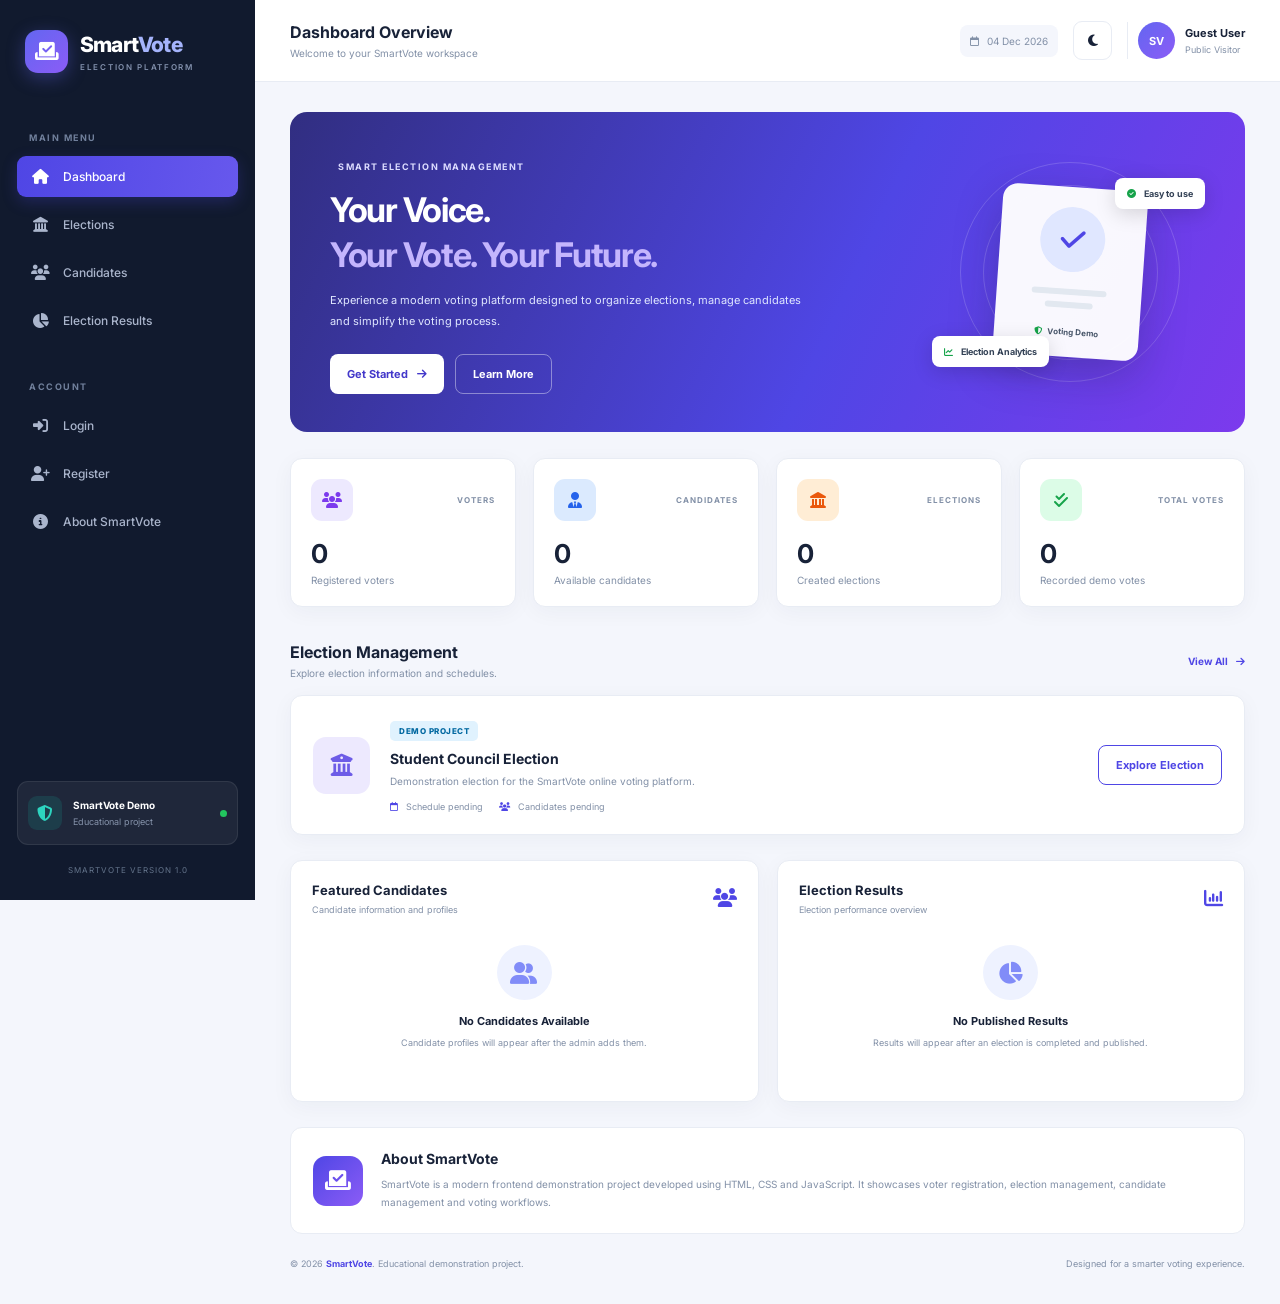
<file: index.html>
<!DOCTYPE html>
<html lang="en">
<head>
    <meta charset="UTF-8">
    <meta name="viewport" content="width=device-width, initial-scale=1.0">

    <meta name="description" content="SmartVote - Modern Online Voting Management System">

    <title>SmartVote | Smart Election Platform</title>

    <link rel="stylesheet" href="style.css">

    <link rel="preconnect" href="https://fonts.googleapis.com">
    <link rel="preconnect" href="https://fonts.gstatic.com" crossorigin>

    <link href="https://fonts.googleapis.com/css2?family=Inter:wght@400;500;600;700;800&display=swap"
          rel="stylesheet">

    <link rel="stylesheet"
          href="https://cdnjs.cloudflare.com/ajax/libs/font-awesome/6.5.2/css/all.min.css">
</head>

<body>

<div class="app-container">

    <!-- SIDEBAR -->
    <aside class="sidebar" id="sidebar">

        <div class="brand">

            <div class="brand-logo">
                <i class="fa-solid fa-check-to-slot"></i>
            </div>

            <div class="brand-name">
                Smart<span>Vote</span>
                <small>ELECTION PLATFORM</small>
            </div>

            <button class="close-sidebar" id="closeSidebar"
                    aria-label="Close menu">
                <i class="fa-solid fa-xmark"></i>
            </button>

        </div>


        <div class="sidebar-label">MAIN MENU</div>

        <nav class="sidebar-nav">

            <a href="#dashboard" class="nav-link active">
                <i class="fa-solid fa-house"></i>
                <span>Dashboard</span>
            </a>

            <a href="#elections" class="nav-link">
                <i class="fa-solid fa-landmark"></i>
                <span>Elections</span>
            </a>

            <a href="#candidates" class="nav-link">
                <i class="fa-solid fa-users"></i>
                <span>Candidates</span>
            </a>

            <a href="#results" class="nav-link">
                <i class="fa-solid fa-chart-pie"></i>
                <span>Election Results</span>
            </a>

        </nav>


        <div class="sidebar-label">ACCOUNT</div>

        <nav class="sidebar-nav">

            <a href="login.html" class="nav-link">
                <i class="fa-solid fa-right-to-bracket"></i>
                <span>Login</span>
            </a>

            <a href="register.html" class="nav-link">
                <i class="fa-solid fa-user-plus"></i>
                <span>Register</span>
            </a>

            <a href="#about" class="nav-link">
                <i class="fa-solid fa-circle-info"></i>
                <span>About SmartVote</span>
            </a>

        </nav>


        <div class="sidebar-footer">

            <div class="security-card">

                <div class="security-icon">
                    <i class="fa-solid fa-shield-halved"></i>
                </div>

                <div>
                    <strong>SmartVote Demo</strong>
                    <small>Educational project</small>
                </div>

                <span class="online-dot"></span>

            </div>

            <div class="sidebar-version">
                SMARTVOTE VERSION 1.0
            </div>

        </div>

    </aside>


    <!-- MOBILE OVERLAY -->
    <div class="sidebar-overlay" id="sidebarOverlay"></div>


    <!-- MAIN CONTENT -->
    <main class="main-content">


        <!-- TOPBAR -->
        <header class="topbar">

            <div class="topbar-left">

                <button class="icon-btn menu-toggle" id="menuToggle"
                        aria-label="Open menu">
                    <i class="fa-solid fa-bars"></i>
                </button>

                <div class="page-heading">
                    <h2>Dashboard Overview</h2>
                    <p>Welcome to your SmartVote workspace</p>
                </div>

            </div>


            <div class="topbar-right">

                <div class="date-display">
                    <i class="fa-regular fa-calendar"></i>
                    <span id="currentDate"></span>
                </div>

                <button class="icon-btn theme-toggle" id="themeToggle"
                        aria-label="Change theme">
                    <i class="fa-solid fa-moon"></i>
                </button>

                <div class="top-profile">

                    <div class="avatar">SV</div>

                    <div class="profile-details">
                        <strong>Guest User</strong>
                        <small>Public Visitor</small>
                    </div>

                </div>

            </div>

        </header>


        <!-- PAGE CONTENT -->
        <div class="page-content" id="dashboard">


            <!-- HERO SECTION -->
            <section class="hero-section">

                <div class="hero-content">

                    <span class="hero-tag">
                        <i class="fa-solid fa-sparkles"></i>
                        SMART ELECTION MANAGEMENT
                    </span>

                    <h1>
                        Your Voice.<br>
                        <span>Your Vote. Your Future.</span>
                    </h1>

                    <p>
                        Experience a modern voting platform designed
                        to organize elections, manage candidates and
                        simplify the voting process.
                    </p>

                    <div class="hero-actions">

                        <a href="register.html" class="btn-primary">
                            Get Started
                            <i class="fa-solid fa-arrow-right"></i>
                        </a>

                        <a href="#about" class="btn-secondary">
                            Learn More
                        </a>

                    </div>

                </div>


                <div class="hero-visual">

                    <div class="visual-circle circle-one"></div>
                    <div class="visual-circle circle-two"></div>

                    <div class="vote-illustration">

                        <div class="illustration-icon">
                            <i class="fa-solid fa-check"></i>
                        </div>

                        <div class="illustration-line"></div>
                        <div class="illustration-line short"></div>

                        <div class="illustration-footer">
                            <i class="fa-solid fa-shield-halved"></i>
                            Voting Demo
                        </div>

                    </div>

                    <div class="floating-card floating-top">
                        <i class="fa-solid fa-circle-check"></i>
                        <span>Easy to use</span>
                    </div>

                    <div class="floating-card floating-bottom">
                        <i class="fa-solid fa-chart-line"></i>
                        <span>Election Analytics</span>
                    </div>

                </div>

            </section>


            <!-- STATISTICS -->
            <section class="stats-grid">

                <div class="stat-card">

                    <div class="stat-top">
                        <div class="stat-icon icon-purple">
                            <i class="fa-solid fa-users"></i>
                        </div>
                        <span class="stat-label">VOTERS</span>
                    </div>

                    <h2 id="totalVoters">0</h2>
                    <p>Registered voters</p>

                </div>


                <div class="stat-card">

                    <div class="stat-top">
                        <div class="stat-icon icon-blue">
                            <i class="fa-solid fa-user-tie"></i>
                        </div>
                        <span class="stat-label">CANDIDATES</span>
                    </div>

                    <h2 id="totalCandidates">0</h2>
                    <p>Available candidates</p>

                </div>


                <div class="stat-card">

                    <div class="stat-top">
                        <div class="stat-icon icon-orange">
                            <i class="fa-solid fa-landmark"></i>
                        </div>
                        <span class="stat-label">ELECTIONS</span>
                    </div>

                    <h2 id="totalElections">0</h2>
                    <p>Created elections</p>

                </div>


                <div class="stat-card">

                    <div class="stat-top">
                        <div class="stat-icon icon-green">
                            <i class="fa-solid fa-check-double"></i>
                        </div>
                        <span class="stat-label">TOTAL VOTES</span>
                    </div>

                    <h2 id="totalVotes">0</h2>
                    <p>Recorded demo votes</p>

                </div>

            </section>


            <!-- ELECTION SECTION -->
            <section class="section-block" id="elections">

                <div class="section-header">

                    <div>
                        <h2>Election Management</h2>
                        <p>Explore election information and schedules.</p>
                    </div>

                    <a href="login.html" class="view-all">
                        View All
                        <i class="fa-solid fa-arrow-right"></i>
                    </a>

                </div>


                <div class="election-card">

                    <div class="election-symbol">
                        <i class="fa-solid fa-building-columns"></i>
                    </div>

                    <div class="election-info">

                        <span class="status-tag">
                            DEMO PROJECT
                        </span>

                        <h3>Student Council Election</h3>

                        <p>
                            Demonstration election for the SmartVote
                            online voting platform.
                        </p>

                        <div class="election-meta">

                            <span>
                                <i class="fa-regular fa-calendar"></i>
                                Schedule pending
                            </span>

                            <span>
                                <i class="fa-solid fa-users"></i>
                                Candidates pending
                            </span>

                        </div>

                    </div>

                    <a href="login.html" class="btn-outline">
                        Explore Election
                    </a>

                </div>

            </section>


            <!-- CANDIDATES AND RESULTS -->
            <section class="bottom-grid">

                <div class="content-panel" id="candidates">

                    <div class="panel-header">

                        <div>
                            <h3>Featured Candidates</h3>
                            <p>Candidate information and profiles</p>
                        </div>

                        <i class="fa-solid fa-users panel-icon"></i>

                    </div>

                    <div class="empty-state">

                        <div class="empty-icon">
                            <i class="fa-solid fa-user-group"></i>
                        </div>

                        <h4>No Candidates Available</h4>

                        <p>
                            Candidate profiles will appear
                            after the admin adds them.
                        </p>

                    </div>

                </div>


                <div class="content-panel" id="results">

                    <div class="panel-header">

                        <div>
                            <h3>Election Results</h3>
                            <p>Election performance overview</p>
                        </div>

                        <i class="fa-solid fa-chart-column panel-icon"></i>

                    </div>

                    <div class="empty-state">

                        <div class="empty-icon">
                            <i class="fa-solid fa-chart-pie"></i>
                        </div>

                        <h4>No Published Results</h4>

                        <p>
                            Results will appear after an election
                            is completed and published.
                        </p>

                    </div>

                </div>

            </section>


            <!-- ABOUT SECTION -->
            <section class="about-panel" id="about">

                <div class="about-logo">
                    <i class="fa-solid fa-check-to-slot"></i>
                </div>

                <div>
                    <h2>About SmartVote</h2>

                    <p>
                        SmartVote is a modern frontend demonstration
                        project developed using HTML, CSS and JavaScript.
                        It showcases voter registration, election
                        management, candidate management and voting
                        workflows.
                    </p>
                </div>

            </section>


            <!-- FOOTER -->
            <footer class="footer">

                <p>
                    © 2026 <strong>SmartVote</strong>.
                    Educational demonstration project.
                </p>

                <span>
                    Designed for a smarter voting experience.
                </span>

            </footer>

        </div>

    </main>

</div>


<script src="app.js"></script>

</body>
</html>
</file>
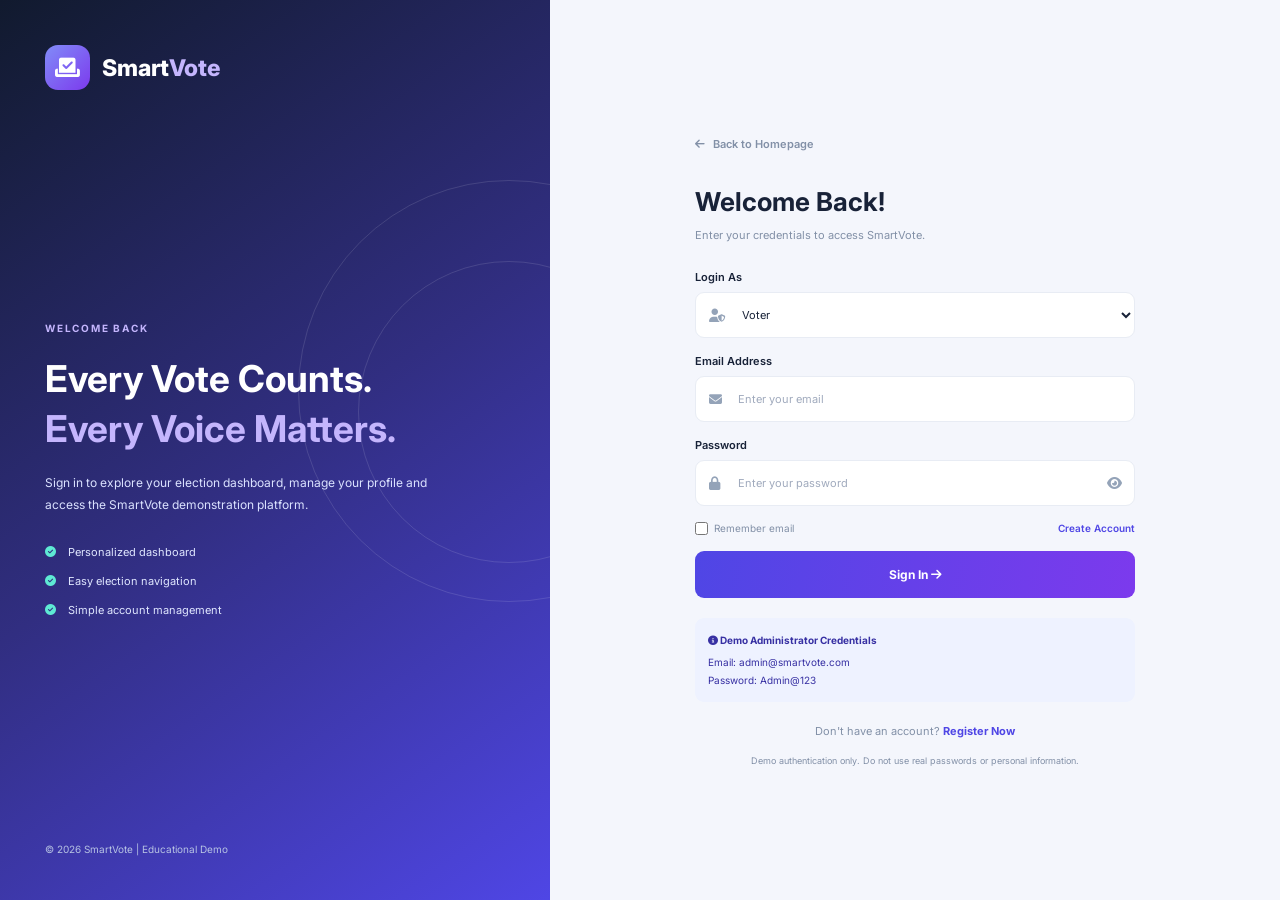
<file: login.html>
<!DOCTYPE html>
<html lang="en">
<head>
    <meta charset="UTF-8">
    <meta name="viewport" content="width=device-width, initial-scale=1.0">

    <title>Login | SmartVote</title>

    <link rel="stylesheet" href="style.css">
    <link rel="stylesheet" href="auth.css">

    <link href="https://fonts.googleapis.com/css2?family=Inter:wght@400;500;600;700;800&display=swap"
          rel="stylesheet">

    <link rel="stylesheet"
          href="https://cdnjs.cloudflare.com/ajax/libs/font-awesome/6.5.2/css/all.min.css">
</head>

<body>

<div class="auth-page">

    <section class="auth-brand-panel">

        <div class="auth-brand">

            <div class="auth-brand-icon">
                <i class="fa-solid fa-check-to-slot"></i>
            </div>

            <div class="auth-brand-name">
                Smart<span>Vote</span>
            </div>

        </div>


        <div class="auth-brand-content">

            <span class="tagline">WELCOME BACK</span>

            <h1>
                Every Vote Counts.
                <span>Every Voice Matters.</span>
            </h1>

            <p>
                Sign in to explore your election dashboard,
                manage your profile and access the SmartVote
                demonstration platform.
            </p>

            <div class="auth-benefits">

                <div>
                    <i class="fa-solid fa-circle-check"></i>
                    Personalized dashboard
                </div>

                <div>
                    <i class="fa-solid fa-circle-check"></i>
                    Easy election navigation
                </div>

                <div>
                    <i class="fa-solid fa-circle-check"></i>
                    Simple account management
                </div>

            </div>

        </div>


        <div class="auth-brand-footer">
            © 2026 SmartVote | Educational Demo
        </div>

    </section>


    <section class="auth-form-panel">

        <div class="auth-form-container">

            <a href="index.html" class="auth-back">
                <i class="fa-solid fa-arrow-left"></i>
                Back to Homepage
            </a>


            <div class="auth-form-header">

                <h2>Welcome Back!</h2>

                <p>
                    Enter your credentials to access SmartVote.
                </p>

            </div>


            <div id="authMessage" class="auth-message"></div>


            <form id="loginForm" class="auth-form">


                <div class="form-group">

                    <label for="loginRole">Login As</label>

                    <div class="input-wrapper">

                        <i class="fa-solid fa-user-shield"></i>

                        <select id="loginRole"
                                class="form-control"
                                required>

                            <option value="voter">Voter</option>

                            <option value="admin">Administrator</option>

                        </select>

                    </div>

                </div>


                <div class="form-group">

                    <label for="loginEmail">Email Address</label>

                    <div class="input-wrapper">

                        <i class="fa-solid fa-envelope"></i>

                        <input type="email"
                               id="loginEmail"
                               class="form-control"
                               placeholder="Enter your email"
                               autocomplete="username"
                               required>

                    </div>

                </div>


                <div class="form-group">

                    <label for="loginPassword">Password</label>

                    <div class="input-wrapper">

                        <i class="fa-solid fa-lock"></i>

                        <input type="password"
                               id="loginPassword"
                               class="form-control"
                               placeholder="Enter your password"
                               autocomplete="current-password"
                               required>

                        <button type="button"
                                class="password-toggle"
                                data-toggle="loginPassword"
                                aria-label="Show password">

                            <i class="fa-solid fa-eye"></i>

                        </button>

                    </div>

                </div>


                <div class="auth-options">

                    <label class="remember-option">

                        <input type="checkbox" id="rememberMe">

                        Remember email

                    </label>

                    <a href="register.html" class="auth-link">
                        Create Account
                    </a>

                </div>


                <button type="submit" class="auth-submit">
                    Sign In
                    <i class="fa-solid fa-arrow-right"></i>
                </button>

            </form>


            <div class="demo-credentials">

                <strong>
                    <i class="fa-solid fa-circle-info"></i>
                    Demo Administrator Credentials
                </strong>

                Email: admin@smartvote.com<br>

                Password: Admin@123

            </div>


            <div class="auth-switch">

                Don't have an account?

                <a href="register.html">Register Now</a>

            </div>


            <div class="auth-terms">

                Demo authentication only.
                Do not use real passwords or personal information.

            </div>

        </div>

    </section>

</div>


<script src="auth.js"></script>

</body>
</html>
</file>
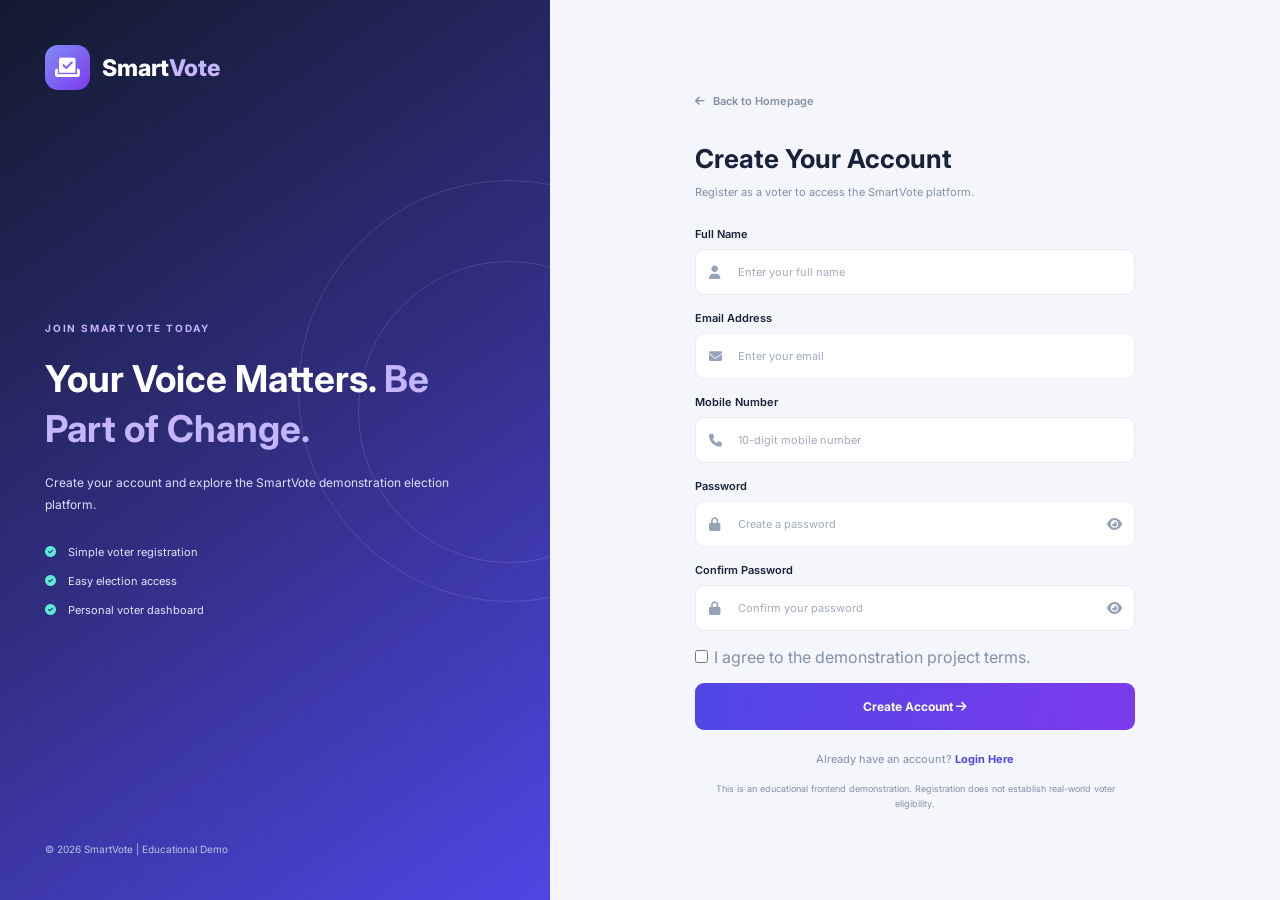
<file: register.html>
<!DOCTYPE html>
<html lang="en">
<head>
    <meta charset="UTF-8">
    <meta name="viewport" content="width=device-width, initial-scale=1.0">

    <title>Register | SmartVote</title>

    <link rel="stylesheet" href="style.css">
    <link rel="stylesheet" href="auth.css">

    <link href="https://fonts.googleapis.com/css2?family=Inter:wght@400;500;600;700;800&display=swap"
          rel="stylesheet">

    <link rel="stylesheet"
          href="https://cdnjs.cloudflare.com/ajax/libs/font-awesome/6.5.2/css/all.min.css">
</head>

<body>

<div class="auth-page">

    <section class="auth-brand-panel">

        <div class="auth-brand">

            <div class="auth-brand-icon">
                <i class="fa-solid fa-check-to-slot"></i>
            </div>

            <div class="auth-brand-name">
                Smart<span>Vote</span>
            </div>

        </div>


        <div class="auth-brand-content">

            <span class="tagline">JOIN SMARTVOTE TODAY</span>

            <h1>
                Your Voice Matters.
                <span>Be Part of Change.</span>
            </h1>

            <p>
                Create your account and explore the SmartVote
                demonstration election platform.
            </p>

            <div class="auth-benefits">

                <div>
                    <i class="fa-solid fa-circle-check"></i>
                    Simple voter registration
                </div>

                <div>
                    <i class="fa-solid fa-circle-check"></i>
                    Easy election access
                </div>

                <div>
                    <i class="fa-solid fa-circle-check"></i>
                    Personal voter dashboard
                </div>

            </div>

        </div>


        <div class="auth-brand-footer">
            © 2026 SmartVote | Educational Demo
        </div>

    </section>


    <section class="auth-form-panel">

        <div class="auth-form-container">

            <a href="index.html" class="auth-back">
                <i class="fa-solid fa-arrow-left"></i>
                Back to Homepage
            </a>


            <div class="auth-form-header">

                <h2>Create Your Account</h2>

                <p>
                    Register as a voter to access the SmartVote platform.
                </p>

            </div>


            <div id="authMessage" class="auth-message"></div>


            <form id="registerForm" class="auth-form">

                <div class="form-group">

                    <label for="fullName">Full Name</label>

                    <div class="input-wrapper">

                        <i class="fa-solid fa-user"></i>

                        <input type="text"
                               id="fullName"
                               class="form-control"
                               placeholder="Enter your full name"
                               maxlength="60"
                               autocomplete="name"
                               required>

                    </div>

                </div>


                <div class="form-group">

                    <label for="email">Email Address</label>

                    <div class="input-wrapper">

                        <i class="fa-solid fa-envelope"></i>

                        <input type="email"
                               id="email"
                               class="form-control"
                               placeholder="Enter your email"
                               maxlength="100"
                               autocomplete="email"
                               required>

                    </div>

                </div>


                <div class="form-group">

                    <label for="mobile">Mobile Number</label>

                    <div class="input-wrapper">

                        <i class="fa-solid fa-phone"></i>

                        <input type="tel"
                               id="mobile"
                               class="form-control"
                               placeholder="10-digit mobile number"
                               maxlength="10"
                               inputmode="numeric"
                               autocomplete="tel"
                               required>

                    </div>

                </div>


                <div class="form-group">

                    <label for="password">Password</label>

                    <div class="input-wrapper">

                        <i class="fa-solid fa-lock"></i>

                        <input type="password"
                               id="password"
                               class="form-control"
                               placeholder="Create a password"
                               minlength="8"
                               autocomplete="new-password"
                               required>

                        <button type="button"
                                class="password-toggle"
                                data-toggle="password"
                                aria-label="Show password">

                            <i class="fa-solid fa-eye"></i>

                        </button>

                    </div>

                </div>


                <div class="form-group">

                    <label for="confirmPassword">Confirm Password</label>

                    <div class="input-wrapper">

                        <i class="fa-solid fa-lock"></i>

                        <input type="password"
                               id="confirmPassword"
                               class="form-control"
                               placeholder="Confirm your password"
                               minlength="8"
                               autocomplete="new-password"
                               required>

                        <button type="button"
                                class="password-toggle"
                                data-toggle="confirmPassword"
                                aria-label="Show confirm password">

                            <i class="fa-solid fa-eye"></i>

                        </button>

                    </div>

                </div>


                <label class="remember-option">

                    <input type="checkbox" id="terms" required>

                    I agree to the demonstration project terms.

                </label>


                <button type="submit" class="auth-submit">
                    Create Account
                    <i class="fa-solid fa-arrow-right"></i>
                </button>

            </form>


            <div class="auth-switch">

                Already have an account?

                <a href="login.html">Login Here</a>

            </div>


            <div class="auth-terms">

                This is an educational frontend demonstration.
                Registration does not establish real-world voter eligibility.

            </div>

        </div>

    </section>

</div>


<script src="auth.js"></script>

</body>
</html>
</file>
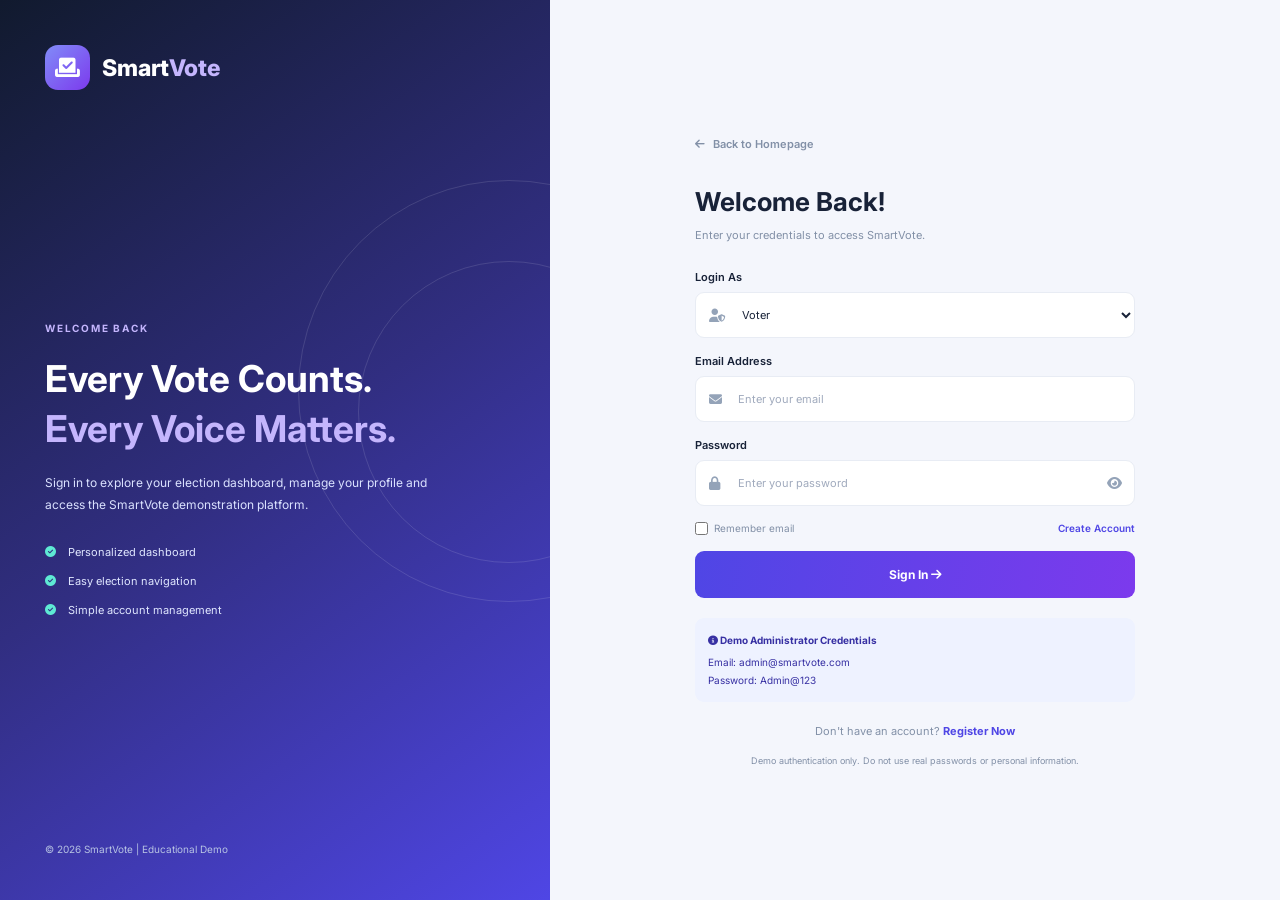
<file: vote.html>
<!DOCTYPE html>
<html lang="en">
<head>
    <meta charset="UTF-8">
    <meta name="viewport" content="width=device-width, initial-scale=1.0">

    <title>Cast Your Vote | SmartVote</title>

    <link rel="stylesheet" href="style.css">
    <link rel="stylesheet" href="voter.css">
    <link rel="stylesheet" href="elections.css">
    <link rel="stylesheet" href="voting.css">

    <link rel="preconnect" href="https://fonts.googleapis.com">
    <link href="https://fonts.googleapis.com/css2?family=Inter:wght@400;500;600;700;800&display=swap" rel="stylesheet">

    <link rel="stylesheet"
          href="https://cdnjs.cloudflare.com/ajax/libs/font-awesome/6.5.2/css/all.min.css">
</head>

<body class="voting-page">

    <header class="voting-topbar">
        <a href="voter-dashboard.html" class="voting-brand">
            <i class="fa-solid fa-square-check"></i>
            <span>Smart<span>Vote</span></span>
        </a>

        <a href="voter-dashboard.html" class="back-dashboard-link">
            <i class="fa-solid fa-arrow-left"></i>
            Back to Dashboard
        </a>
    </header>

    <main class="voting-main">

        <div class="voting-heading">
            <span class="voting-eyebrow">ONLINE VOTING</span>
            <h1>Cast Your Vote</h1>
            <p>Review the candidates carefully before submitting your vote.</p>
        </div>

        <div id="votingMessage" class="voting-message hidden-section"></div>

        <section class="voting-election-card">

            <div class="voting-election-header">
                <div>
                    <span class="voting-label">CURRENT ELECTION</span>
                    <h2 id="voteElectionTitle">Loading election...</h2>
                </div>

                <span class="election-status active" id="voteElectionStatus">
                    Active
                </span>
            </div>

            <p id="voteElectionDescription"></p>

            <div class="voting-election-info">
                <div>
                    <i class="fa-solid fa-calendar-day"></i>
                    <span>
                        <small>Start Date</small>
                        <strong id="voteStartDate">-</strong>
                    </span>
                </div>

                <div>
                    <i class="fa-solid fa-calendar-check"></i>
                    <span>
                        <small>End Date</small>
                        <strong id="voteEndDate">-</strong>
                    </span>
                </div>

                <div>
                    <i class="fa-solid fa-location-dot"></i>
                    <span>
                        <small>Location</small>
                        <strong id="voteLocation">-</strong>
                    </span>
                </div>
            </div>

        </section>

        <section class="voting-candidate-section">

            <div class="voting-section-heading">
                <div>
                    <h2>Select Your Candidate</h2>
                    <p>Select only one candidate for this election.</p>
                </div>
            </div>

            <form id="votingForm">

                <div id="votingCandidateList" class="voting-candidate-grid">
                    <p>Loading candidates...</p>
                </div>

                <div class="voting-submit-panel">
                    <div>
                        <i class="fa-solid fa-shield-halved"></i>
                        <span>
                            <strong>Review before submitting</strong>
                            <small>You cannot change your selection after submission in this demo.</small>
                        </span>
                    </div>

                    <button type="submit" id="submitVoteBtn" disabled>
                        <i class="fa-solid fa-check-to-slot"></i>
                        Submit My Vote
                    </button>
                </div>

            </form>

        </section>

        <section id="voteConfirmation" class="vote-confirmation hidden-section">

            <div class="confirmation-icon">
                <i class="fa-solid fa-circle-check"></i>
            </div>

            <h2>Vote Submitted Successfully!</h2>

            <p>Your vote has been recorded for this election.</p>

            <div class="receipt-box">
                <span>VOTING RECEIPT</span>
                <strong id="voteReceiptId">-</strong>
                <small id="voteReceiptDate">-</small>
            </div>

            <a href="voter-dashboard.html" class="confirmation-dashboard-btn">
                Return to Dashboard
            </a>

        </section>

    </main>

    <footer class="voting-footer">
        <p>© 2026 SmartVote. Educational demonstration project.</p>
    </footer>

    <script src="auth.js"></script>
    <script src="voting.js"></script>

</body>
</html>
</file>
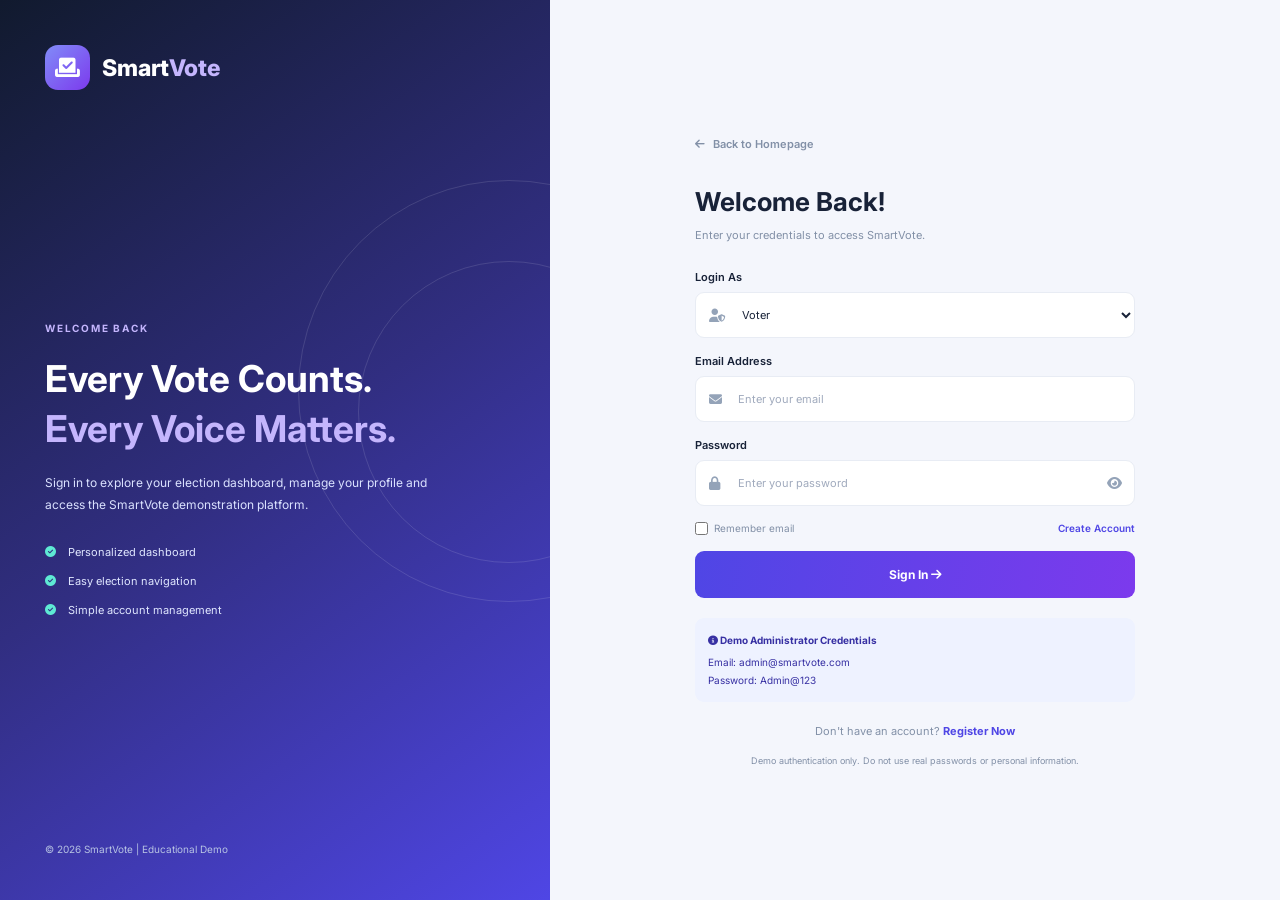
<file: voter-dashboard.html>
<!DOCTYPE html>
<html lang="en">
<head>
    <meta charset="UTF-8">
    <meta name="viewport" content="width=device-width, initial-scale=1.0">

    <title>Voter Dashboard | SmartVote</title>

    <link rel="stylesheet" href="style.css">
    <link rel="stylesheet" href="auth.css">
    <link rel="stylesheet" href="voter.css">
    <link rel="stylesheet" href="elections.css">

    <link rel="preconnect" href="https://fonts.googleapis.com">
    <link href="https://fonts.googleapis.com/css2?family=Inter:wght@400;500;600;700;800&display=swap" rel="stylesheet">

    <link rel="stylesheet"
          href="https://cdnjs.cloudflare.com/ajax/libs/font-awesome/6.5.2/css/all.min.css">
</head>

<body class="voter-page">

    <!-- SIDEBAR -->
    <aside class="voter-sidebar" id="voterSidebar">

        <a href="index.html" class="voter-brand">
            <span class="voter-brand-icon">
                <i class="fa-solid fa-check-to-slot"></i>
            </span>
            <span>Smart<span>Vote</span></span>
        </a>

        <div class="voter-profile-small">
            <div class="voter-avatar">
                <i class="fa-solid fa-user"></i>
            </div>

            <div class="voter-sidebar-details">
                <strong id="sidebarVoterName">Voter</strong>
                <small>Registered Voter</small>
            </div>
        </div>

        <p class="voter-menu-heading">VOTER MENU</p>

        <nav class="voter-nav">

            <a href="#overview" class="active" data-section="overview">
                <i class="fa-solid fa-house"></i>
                Dashboard
            </a>

            <a href="#elections" data-section="elections">
                <i class="fa-solid fa-landmark"></i>
                Available Elections
            </a>

            <a href="#history" data-section="history">
                <i class="fa-solid fa-clock-rotate-left"></i>
                Voting History
            </a>

            <a href="#profile" data-section="profile">
                <i class="fa-solid fa-user"></i>
                My Profile
            </a>

        </nav>

        <div class="voter-sidebar-bottom">

            <a href="index.html">
                <i class="fa-solid fa-globe"></i>
                Visit Website
            </a>

            <button type="button" id="voterLogout">
                <i class="fa-solid fa-right-from-bracket"></i>
                Logout
            </button>

        </div>

    </aside>

    <!-- MAIN CONTENT -->
    <main class="voter-main">

        <!-- TOPBAR -->
        <header class="voter-topbar">

            <div class="voter-topbar-left">

                <button type="button" class="voter-menu-toggle"
                        id="voterMenuToggle" aria-label="Toggle menu">
                    <i class="fa-solid fa-bars"></i>
                </button>

                <div>
                    <h2 id="pageHeading">Voter Dashboard</h2>
                    <p>Your personal voting account</p>
                </div>

            </div>

            <div class="voter-topbar-right">

                <span id="voterCurrentDate"></span>

                <div class="voter-topbar-user">
                    <div class="top-voter-avatar">
                        <i class="fa-solid fa-user"></i>
                    </div>

                    <span id="topbarVoterName">Voter</span>
                </div>

            </div>

        </header>

        <div class="voter-content">

            <!-- OVERVIEW SECTION -->
            <section class="voter-section" id="overview">

                <div class="voter-welcome">

                    <div>
                        <span class="voter-welcome-label">
                            VOTER PORTAL
                        </span>

                        <h1>
                            Welcome, <span id="welcomeVoterName">Voter</span>!
                        </h1>

                        <p>
                            Your voice matters. Stay informed and participate
                            in the democratic process.
                        </p>

                        <div class="voter-id-display">
                            <i class="fa-solid fa-id-card"></i>
                            Voter ID:
                            <strong id="welcomeVoterId">Not available</strong>
                        </div>
                    </div>

                    <div class="voter-welcome-icon">
                        <i class="fa-solid fa-person-booth"></i>
                    </div>

                </div>

                <!-- STATUS CARDS -->
                <div class="voter-stats-grid">

                    <div class="voter-stat-card">
                        <div class="voter-stat-icon blue-stat">
                            <i class="fa-solid fa-landmark"></i>
                        </div>

                       
<section id="elections" class="voter-section hidden-section">

    <div class="section-heading">
        <div>
            <h2>Available Elections</h2>
            <p>View elections currently available for voting.</p>
        </div>
    </div>

    <div id="voterElectionList" class="voter-election-grid">
        <p>Loading elections...</p>
    </div>

</section>

                    </div>

                    <div class="voter-stat-card">
                        <div class="voter-stat-icon green-stat">
                            <i class="fa-solid fa-check-circle"></i>
                        </div>

                        <div>
                            <p>Votes Submitted</p>
                            <h2 id="votesSubmittedCount">0</h2>
                            <small>Your voting activity</small>
                        </div>
                    </div>

                    <div class="voter-stat-card">
                        <div class="voter-stat-icon purple-stat">
                            <i class="fa-solid fa-user-shield"></i>
                        </div>

                        <div>
                            <p>Account Status</p>
                            <h2 id="accountStatus">Active</h2>
                            <small>Your account condition</small>
                        </div>
                    </div>

                </div>

                <!-- DASHBOARD PANELS -->
                <div class="voter-dashboard-grid">

                    <div class="voter-panel">

                        <div class="voter-panel-heading">
                            <div>
                                <h3>Election Overview</h3>
                                <p>Your available election activities</p>
                            </div>

                            <i class="fa-solid fa-chart-simple"></i>
                        </div>

                        <div class="voter-empty-state">
                            <div class="empty-icon">
                                <i class="fa-solid fa-landmark"></i>
                            </div>

                            <h3>No Elections Available</h3>

                            <p>
                                Elections will appear here when the
                                administrator creates them.
                            </p>

                        </div>

                    </div>

                    <div class="voter-panel">

                        <div class="voter-panel-heading">
                            <div>
                                <h3>My Account</h3>
                                <p>Your registered account details</p>
                            </div>

                            <i class="fa-solid fa-id-card"></i>
                        </div>

                        <div class="account-summary">

                            <div class="summary-row">
                                <span>Full Name</span>
                                <strong id="summaryName">-</strong>
                            </div>

                            <div class="summary-row">
                                <span>Email Address</span>
                                <strong id="summaryEmail">-</strong>
                            </div>

                            <div class="summary-row">
                                <span>Mobile Number</span>
                                <strong id="summaryMobile">-</strong>
                            </div>

                            <div class="summary-row">
                                <span>Account Status</span>
                                <strong class="active-text" id="summaryStatus">
                                    Active
                                </strong>
                            </div>

                            <button type="button"
                                    class="view-profile-button"
                                    data-go="profile">
                                View My Profile
                                <i class="fa-solid fa-arrow-right"></i>
                            </button>

                        </div>

                    </div>

                </div>

                <div class="voter-notice">
                    <i class="fa-solid fa-circle-info"></i>

                    <div>
                        <strong>Important Information</strong>
                        <p>
                            Never share your login password with anyone.
                            Check your account before participating in an election.
                        </p>
                    </div>
                </div>

            </section>

            <!-- ELECTIONS SECTION -->
            <section class="voter-section hidden-voter-section"
                     id="elections">

                <div class="voter-section-heading">
                    <h1>Available Elections</h1>
                    <p>View elections published by the administrator.</p>
                </div>

                <div class="voter-panel voter-empty-page">

                    <div class="empty-icon">
                        <i class="fa-solid fa-landmark"></i>
                    </div>

                    <h2>No Elections Available</h2>

                    <p>
                        The election management module will be connected
                        in Phase 6 and the voting system in Phase 7.
                    </p>

                </div>

            </section>

            <!-- HISTORY SECTION -->
            <section class="voter-section hidden-voter-section"
                     id="history">

                <div class="voter-section-heading">
                    <h1>Voting History</h1>
                    <p>Review your submitted votes.</p>
                </div>

                <div class="voter-panel">

                    <div class="voter-empty-state">
                        <div class="empty-icon">
                            <i class="fa-solid fa-clock-rotate-left"></i>
                        </div>

                        <h3>No Voting History</h3>

                        <p>
                            Your voting history will appear here
                            after the voting module is completed.
                        </p>
                    </div>

                </div>

            </section>

            <!-- PROFILE SECTION -->
            <section class="voter-section hidden-voter-section"
                     id="profile">

                <div class="voter-section-heading">
                    <h1>My Profile</h1>
                    <p>View your registered account information.</p>
                </div>

                <div class="voter-profile-card">

                    <div class="profile-card-header">

                        <div class="large-voter-avatar">
                            <i class="fa-solid fa-user"></i>
                        </div>

                        <div>
                            <h2 id="profileName">Voter Name</h2>
                            <p>Registered Voter</p>
                        </div>

                    </div>

                    <div class="profile-details-grid">

                        <div class="profile-detail">
                            <span>Voter ID</span>
                            <strong id="profileVoterId">-</strong>
                        </div>

                        <div class="profile-detail">
                            <span>Full Name</span>
                            <strong id="profileFullName">-</strong>
                        </div>

                        <div class="profile-detail">
                            <span>Email Address</span>
                            <strong id="profileEmail">-</strong>
                        </div>

                        <div class="profile-detail">
                            <span>Mobile Number</span>
                            <strong id="profileMobile">-</strong>
                        </div>

                        <div class="profile-detail">
                            <span>Registration Date</span>
                            <strong id="profileCreatedAt">-</strong>
                        </div>

                        <div class="profile-detail">
                            <span>Account Status</span>
                            <strong id="profileStatus" class="active-text">
                                Active
                            </strong>
                        </div>

                    </div>

                    <p class="profile-note">
                        <i class="fa-solid fa-lock"></i>
                        Your account information is displayed in read-only mode.
                    </p>

                </div>

            </section>

            <footer class="voter-footer">
                <p>© 2026 SmartVote. Voter Portal.</p>
                <span>Frontend Demo Project</span>
            </footer>

        </div>

    </main>

    <div class="voter-toast" id="voterToast"></div>

    <script src="auth.js"></script>
    <script src="voter.js"></script>
    <script src="voter-elections.js"></script>
</body>
</html>
</file>
<file: style.css>
/* ==========================================
   SMARTVOTE - PROFESSIONAL DESIGN SYSTEM
========================================== */

:root {
    --primary: #4f46e5;
    --primary-dark: #3730a3;
    --secondary: #7c3aed;
    --accent: #14b8a6;

    --body-bg: #f4f6fc;
    --card-bg: #ffffff;
    --sidebar-bg: #111a2e;
    --sidebar-text: #aab5cc;

    --text: #182238;
    --muted: #8290a7;
    --border: #e8ecf4;

    --success: #16a34a;
    --shadow: 0 5px 22px rgba(30, 41, 59, 0.045);

    --sidebar-width: 255px;
}

* {
    margin: 0;
    padding: 0;
    box-sizing: border-box;
}

html {
    scroll-behavior: smooth;
}

body {
    font-family: 'Inter', sans-serif;
    background: var(--body-bg);
    color: var(--text);
    transition: background 0.3s, color 0.3s;
}

a {
    text-decoration: none;
    color: inherit;
}

button {
    font-family: inherit;
    cursor: pointer;
}


/* ==========================================
   APPLICATION LAYOUT
========================================== */

.app-container {
    display: flex;
    min-height: 100vh;
}


/* ==========================================
   SIDEBAR
========================================== */

.sidebar {
    width: var(--sidebar-width);
    height: 100vh;
    position: fixed;
    top: 0;
    left: 0;
    z-index: 100;

    background: var(--sidebar-bg);
    color: white;

    display: flex;
    flex-direction: column;

    padding: 25px 17px;

    transition: transform 0.3s ease;
}

.brand {
    display: flex;
    align-items: center;
    gap: 12px;
    padding: 5px 8px;
    margin-bottom: 42px;
}

.brand-logo {
    width: 43px;
    height: 43px;
    flex-shrink: 0;

    display: grid;
    place-items: center;

    border-radius: 13px;

    color: white;
    font-size: 21px;

    background: linear-gradient(135deg, #6366f1, #8b5cf6);

    box-shadow: 0 5px 18px rgba(99, 102, 241, 0.35);
}

.brand-name {
    font-size: 21px;
    font-weight: 800;
    letter-spacing: -0.8px;
}

.brand-name span {
    color: #a5b4fc;
}

.brand-name small {
    display: block;
    font-size: 8px;
    font-weight: 600;
    letter-spacing: 1.7px;
    color: #8391ad;
    margin-top: 5px;
}

.close-sidebar {
    display: none;
    margin-left: auto;
    color: white;
    border: none;
    background: transparent;
    font-size: 20px;
}

.sidebar-label {
    color: #71809c;
    font-size: 9px;
    font-weight: 700;
    letter-spacing: 1.5px;

    padding: 0 12px;
    margin: 12px 0 13px;
}

.sidebar-nav {
    display: flex;
    flex-direction: column;
    gap: 7px;
    margin-bottom: 28px;
}

.nav-link {
    display: flex;
    align-items: center;
    gap: 14px;

    padding: 13px 14px;

    border-radius: 9px;

    color: var(--sidebar-text);
    font-size: 12px;
    font-weight: 500;

    transition: all 0.25s ease;
}

.nav-link i {
    width: 18px;
    font-size: 15px;
    text-align: center;
}

.nav-link:hover {
    color: white;
    background: rgba(255,255,255,0.07);
}

.nav-link.active {
    color: white;

    background: linear-gradient(
        100deg,
        #4f46e5,
        #6758ed
    );

    box-shadow: 0 5px 15px rgba(79,70,229,0.25);
}

.sidebar-footer {
    margin-top: auto;
}

.security-card {
    display: flex;
    align-items: center;
    gap: 11px;

    background: rgba(255,255,255,0.06);
    border: 1px solid rgba(255,255,255,0.08);

    border-radius: 11px;
    padding: 14px 10px;
}

.security-icon {
    width: 34px;
    height: 34px;

    display: grid;
    place-items: center;

    background: rgba(20,184,166,0.15);
    color: #2dd4bf;

    border-radius: 9px;
}

.security-card strong,
.security-card small {
    display: block;
}

.security-card strong {
    font-size: 10px;
}

.security-card small {
    color: #8794ac;
    font-size: 9px;
    margin-top: 5px;
}

.online-dot {
    width: 7px;
    height: 7px;
    background: #22c55e;
    border-radius: 50%;
    margin-left: auto;
}

.sidebar-version {
    text-align: center;
    color: #64748b;
    font-size: 8px;
    letter-spacing: 1px;
    margin-top: 20px;
}


/* ==========================================
   MAIN CONTENT
========================================== */

.main-content {
    margin-left: var(--sidebar-width);
    width: calc(100% - var(--sidebar-width));
    min-width: 0;
}


/* ==========================================
   TOPBAR
========================================== */

.topbar {
    height: 82px;
    padding: 0 35px;

    display: flex;
    justify-content: space-between;
    align-items: center;

    background: var(--card-bg);
    border-bottom: 1px solid var(--border);

    position: sticky;
    top: 0;
    z-index: 50;
}

.topbar-left,
.topbar-right {
    display: flex;
    align-items: center;
    gap: 15px;
}

.page-heading h2 {
    font-size: 16px;
    font-weight: 700;
}

.page-heading p {
    color: var(--muted);
    font-size: 10px;
    margin-top: 5px;
}

.date-display {
    display: flex;
    align-items: center;
    gap: 8px;
    color: var(--muted);
    font-size: 10px;
    padding: 10px;
    background: var(--body-bg);
    border-radius: 8px;
}

.icon-btn {
    width: 39px;
    height: 39px;

    display: grid;
    place-items: center;

    border: 1px solid var(--border);
    border-radius: 9px;

    color: var(--text);
    background: var(--card-bg);

    transition: 0.25s;
}

.icon-btn:hover {
    color: var(--primary);
    border-color: var(--primary);
}

.menu-toggle,
.close-sidebar {
    display: none;
}

.top-profile {
    display: flex;
    align-items: center;
    gap: 10px;
    padding-left: 10px;
    border-left: 1px solid var(--border);
}

.avatar {
    width: 37px;
    height: 37px;
    display: grid;
    place-items: center;

    border-radius: 50%;

    background: linear-gradient(135deg, #6366f1, #8b5cf6);
    color: white;

    font-size: 11px;
    font-weight: 700;
}

.profile-details strong,
.profile-details small {
    display: block;
}

.profile-details strong {
    font-size: 11px;
}

.profile-details small {
    color: var(--muted);
    font-size: 9px;
    margin-top: 4px;
}


/* ==========================================
   PAGE CONTENT
========================================== */

.page-content {
    padding: 30px 35px;
}


/* ==========================================
   HERO SECTION
========================================== */

.hero-section {
    min-height: 270px;
    padding: 38px 40px;

    display: flex;
    align-items: center;
    justify-content: space-between;

    position: relative;
    overflow: hidden;

    border-radius: 17px;

    background: linear-gradient(
        115deg,
        #312e81,
        #4f46e5 58%,
        #7c3aed
    );

    color: white;
}

.hero-content {
    max-width: 570px;
    position: relative;
    z-index: 2;
}

.hero-tag {
    display: inline-flex;
    align-items: center;
    gap: 8px;

    color: #dcdcff;
    font-size: 9px;
    font-weight: 700;
    letter-spacing: 1.5px;

    margin-bottom: 15px;
}

.hero-section h1 {
    font-size: 34px;
    line-height: 1.35;
    letter-spacing: -1.3px;
}

.hero-section h1 span {
    color: #c4b5fd;
}

.hero-section p {
    max-width: 490px;
    color: #e0e7ff;
    font-size: 11px;
    line-height: 1.9;
    margin: 12px 0 22px;
}

.hero-actions {
    display: flex;
    flex-wrap: wrap;
    gap: 11px;
}

.btn-primary,
.btn-secondary,
.btn-outline {
    display: inline-flex;
    align-items: center;
    justify-content: center;
    gap: 9px;

    border-radius: 8px;
    padding: 12px 17px;

    font-size: 11px;
    font-weight: 700;

    transition: 0.25s;
}

.btn-primary {
    background: white;
    color: #4338ca;
}

.btn-primary:hover {
    transform: translateY(-2px);
    box-shadow: 0 6px 20px rgba(0,0,0,0.15);
}

.btn-secondary {
    border: 1px solid rgba(255,255,255,0.4);
    color: white;
}

.btn-secondary:hover {
    background: rgba(255,255,255,0.12);
}


/* HERO ILLUSTRATION */

.hero-visual {
    width: 270px;
    height: 220px;

    display: grid;
    place-items: center;

    position: relative;
    flex-shrink: 0;
}

.visual-circle {
    position: absolute;
    border: 1px solid rgba(255,255,255,0.17);
    border-radius: 50%;
}

.circle-one {
    width: 220px;
    height: 220px;
}

.circle-two {
    width: 175px;
    height: 175px;
}

.vote-illustration {
    width: 145px;
    height: 170px;

    background: rgba(255,255,255,0.96);
    border-radius: 15px;

    display: flex;
    flex-direction: column;
    align-items: center;
    justify-content: center;

    box-shadow: 0 15px 45px rgba(15,23,42,0.25);

    transform: rotate(4deg);
    z-index: 2;
}

.illustration-icon {
    width: 65px;
    height: 65px;

    display: grid;
    place-items: center;

    background: #e0e7ff;
    color: #4f46e5;

    border-radius: 50%;
    font-size: 28px;

    margin-bottom: 17px;
}

.illustration-line {
    width: 75px;
    height: 6px;
    background: #e2e8f0;
    border-radius: 10px;
    margin-bottom: 7px;
}

.illustration-line.short {
    width: 48px;
}

.illustration-footer {
    display: flex;
    align-items: center;
    gap: 5px;

    font-size: 8px;
    font-weight: 700;
    color: #475569;

    margin-top: 12px;
}

.illustration-footer i {
    color: #16a34a;
}

.floating-card {
    position: absolute;
    z-index: 3;

    display: flex;
    align-items: center;
    gap: 8px;

    padding: 10px 12px;

    border-radius: 8px;

    background: white;
    color: #334155;

    font-size: 9px;
    font-weight: 700;

    box-shadow: 0 5px 20px rgba(0,0,0,0.15);
}

.floating-card i {
    color: #16a34a;
}

.floating-top {
    top: 16px;
    right: 0;
}

.floating-bottom {
    bottom: 15px;
    left: -3px;
}


/* ==========================================
   STATISTICS
========================================== */

.stats-grid {
    display: grid;
    grid-template-columns: repeat(4, minmax(0,1fr));
    gap: 17px;
    margin: 26px 0 35px;
}

.stat-card {
    padding: 20px;

    background: var(--card-bg);
    border: 1px solid var(--border);
    border-radius: 12px;

    box-shadow: var(--shadow);

    transition: 0.25s;
}

.stat-card:hover {
    transform: translateY(-4px);
    box-shadow: 0 10px 28px rgba(30,41,59,0.08);
}

.stat-top {
    display: flex;
    align-items: center;
    justify-content: space-between;
}

.stat-icon {
    width: 42px;
    height: 42px;

    display: grid;
    place-items: center;

    border-radius: 11px;
    font-size: 16px;
}

.icon-purple {
    color: #7c3aed;
    background: #ede9fe;
}

.icon-blue {
    color: #2563eb;
    background: #dbeafe;
}

.icon-orange {
    color: #ea580c;
    background: #ffedd5;
}

.icon-green {
    color: #16a34a;
    background: #dcfce7;
}

.stat-label {
    font-size: 8px;
    font-weight: 700;
    letter-spacing: 1px;
    color: var(--muted);
}

.stat-card h2 {
    font-size: 26px;
    margin: 17px 0 5px;
    letter-spacing: -1px;
}

.stat-card p {
    font-size: 10px;
    color: var(--muted);
}


/* ==========================================
   SECTION HEADERS
========================================== */

.section-block {
    margin-top: 32px;
    scroll-margin-top: 105px;
}

.section-header {
    display: flex;
    align-items: center;
    justify-content: space-between;
    gap: 12px;
    margin-bottom: 16px;
}

.section-header h2 {
    font-size: 16px;
}

.section-header p {
    font-size: 10px;
    color: var(--muted);
    margin-top: 5px;
}

.view-all {
    display: inline-flex;
    gap: 8px;
    align-items: center;
    color: var(--primary);
    font-size: 10px;
    font-weight: 700;
}


/* ==========================================
   ELECTION CARD
========================================== */

.election-card {
    display: flex;
    align-items: center;
    gap: 20px;

    padding: 22px;

    background: var(--card-bg);
    border: 1px solid var(--border);
    border-radius: 12px;

    box-shadow: var(--shadow);
}

.election-symbol {
    width: 57px;
    height: 57px;
    flex-shrink: 0;

    display: grid;
    place-items: center;

    background: #ede9fe;
    color: #6d5ce7;

    border-radius: 13px;
    font-size: 22px;
}

.election-info {
    flex: 1;
    min-width: 0;
}

.status-tag {
    display: inline-block;
    background: #e0f2fe;
    color: #0369a1;

    padding: 5px 9px;
    border-radius: 5px;

    font-size: 8px;
    font-weight: 800;
    letter-spacing: 0.5px;
}

.election-info h3 {
    font-size: 14px;
    margin: 9px 0 6px;
}

.election-info p {
    font-size: 10px;
    color: var(--muted);
    line-height: 1.6;
}

.election-meta {
    display: flex;
    flex-wrap: wrap;
    gap: 16px;
    margin-top: 12px;
}

.election-meta span {
    font-size: 9px;
    color: var(--muted);
}

.election-meta i {
    color: var(--primary);
    margin-right: 5px;
}

.btn-outline {
    border: 1px solid var(--primary);
    color: var(--primary);
    white-space: nowrap;
}

.btn-outline:hover {
    background: var(--primary);
    color: white;
}


/* ==========================================
   CANDIDATES AND RESULTS PANELS
========================================== */

.bottom-grid {
    display: grid;
    grid-template-columns: repeat(2,minmax(0,1fr));
    gap: 18px;
    margin-top: 25px;
}

.content-panel {
    background: var(--card-bg);
    border: 1px solid var(--border);
    border-radius: 12px;

    padding: 21px;
    box-shadow: var(--shadow);

    scroll-margin-top: 105px;
}

.panel-header {
    display: flex;
    align-items: center;
    justify-content: space-between;
}

.panel-header h3 {
    font-size: 13px;
}

.panel-header p {
    color: var(--muted);
    font-size: 9px;
    margin-top: 6px;
}

.panel-icon {
    font-size: 19px;
    color: var(--primary);
}

.empty-state {
    text-align: center;
    padding: 30px 10px;
}

.empty-icon {
    width: 55px;
    height: 55px;

    display: grid;
    place-items: center;

    margin: 0 auto 14px;

    background: #eef2ff;
    color: #818cf8;

    border-radius: 50%;
    font-size: 22px;
}

.empty-state h4 {
    font-size: 11px;
    margin-bottom: 7px;
}

.empty-state p {
    color: var(--muted);
    font-size: 9px;
    line-height: 1.7;
}


/* ==========================================
   ABOUT
========================================== */

.about-panel {
    display: flex;
    align-items: center;
    gap: 18px;

    margin-top: 25px;
    padding: 22px;

    background: var(--card-bg);
    border: 1px solid var(--border);
    border-radius: 12px;
}

.about-logo {
    width: 50px;
    height: 50px;
    flex-shrink: 0;

    display: grid;
    place-items: center;

    background: linear-gradient(135deg,#4f46e5,#8b5cf6);
    color: white;

    border-radius: 13px;
    font-size: 23px;
}

.about-panel h2 {
    font-size: 14px;
    margin-bottom: 8px;
}

.about-panel p {
    color: var(--muted);
    font-size: 10px;
    line-height: 1.8;
}


/* ==========================================
   FOOTER
========================================== */

.footer {
    display: flex;
    justify-content: space-between;
    gap: 12px;

    padding: 24px 0 5px;

    color: var(--muted);
    font-size: 9px;
}

.footer strong {
    color: var(--primary);
}


/* ==========================================
   MOBILE SIDEBAR OVERLAY
========================================== */

.sidebar-overlay {
    display: none;
    position: fixed;
    inset: 0;
    background: rgba(15,23,42,0.55);
    z-index: 90;
}

.sidebar-overlay.show {
    display: block;
}


/* ==========================================
   DARK THEME
========================================== */

body.dark-theme {
    --body-bg: #0c1424;
    --card-bg: #172338;
    --text: #e5eaf4;
    --muted: #9baac1;
    --border: #2b3a51;
    --shadow: 0 5px 22px rgba(0,0,0,0.12);
}

body.dark-theme .sidebar {
    background: #080f1e;
}

body.dark-theme .date-display {
    background: #202e43;
}

body.dark-theme .hero-section {
    background: linear-gradient(115deg,#171c52,#3730a3,#5b21b6);
}

body.dark-theme .security-card {
    background: rgba(255,255,255,0.05);
}

body.dark-theme .empty-icon {
    background: #29375a;
    color: #a5b4fc;
}

body.dark-theme .election-symbol {
    background: #30275b;
    color: #c4b5fd;
}


/* ==========================================
   RESPONSIVE DESIGN
========================================== */

@media(max-width: 1150px) {

    .stats-grid {
        grid-template-columns: repeat(2,minmax(0,1fr));
    }

    .hero-visual {
        width: 220px;
    }

    .page-content {
        padding: 25px;
    }

}

@media(max-width: 900px) {

    .sidebar {
        transform: translateX(-100%);
    }

    .sidebar.open {
        transform: translateX(0);
    }

    .close-sidebar {
        display: block;
    }

    .main-content {
        margin-left: 0;
        width: 100%;
    }

    .menu-toggle {
        display: grid;
    }

    .bottom-grid {
        grid-template-columns: 1fr;
    }

}

@media(max-width: 650px) {

    .topbar {
        padding: 0 15px;
        height: 72px;
    }

    .date-display {
        display: none;
    }

    .profile-details {
        display: none;
    }

    .page-content {
        padding: 17px 13px;
    }

    .hero-section {
        padding: 25px 20px;
    }

    .hero-section h1 {
        font-size: 25px;
    }

    .hero-visual {
        display: none;
    }

    .stats-grid {
        gap: 10px;
    }

    .stat-card {
        padding: 14px 11px;
    }

    .stat-card h2 {
        font-size: 22px;
    }

    .stat-icon {
        width: 35px;
        height: 35px;
        font-size: 13px;
    }

    .election-card {
        flex-wrap: wrap;
        padding: 16px;
    }

    .election-info {
        flex-basis: calc(100% - 80px);
    }

    .btn-outline {
        width: 100%;
    }

    .section-header {
        align-items: flex-start;
    }

    .about-panel {
        align-items: flex-start;
    }

    .footer {
        flex-direction: column;
        text-align: center;
    }

}

@media(max-width: 370px) {

    .brand-name {
        font-size: 18px;
    }

    .stat-card p {
        font-size: 9px;
    }

    .stat-label {
        font-size: 7px;
    }

    .hero-section h1 {
        font-size: 22px;
    }

}
</file>
<file: auth.css>
/* ==========================================
   SMARTVOTE - AUTHENTICATION DESIGN
========================================== */

.auth-page {
    min-height: 100vh;
    display: flex;
    background: var(--body-bg);
}

.auth-brand-panel {
    width: 43%;
    min-height: 100vh;
    padding: 45px;

    display: flex;
    flex-direction: column;
    justify-content: space-between;

    color: white;

    background: linear-gradient(
        145deg,
        #111a2e,
        #312e81,
        #4f46e5
    );

    position: relative;
    overflow: hidden;
}

.auth-brand-panel::before,
.auth-brand-panel::after {
    content: "";
    position: absolute;
    border: 1px solid rgba(255,255,255,0.12);
    border-radius: 50%;
}

.auth-brand-panel::before {
    width: 420px;
    height: 420px;
    right: -170px;
    top: 20%;
}

.auth-brand-panel::after {
    width: 300px;
    height: 300px;
    right: -110px;
    top: 29%;
}

.auth-brand {
    display: flex;
    align-items: center;
    gap: 12px;
    z-index: 1;
}

.auth-brand-icon {
    width: 45px;
    height: 45px;
    display: grid;
    place-items: center;
    background: linear-gradient(135deg,#818cf8,#7c3aed);
    border-radius: 13px;
    font-size: 22px;
}

.auth-brand-name {
    font-size: 23px;
    font-weight: 800;
}

.auth-brand-name span {
    color: #c4b5fd;
}

.auth-brand-content {
    max-width: 420px;
    z-index: 1;
}

.auth-brand-content .tagline {
    display: inline-block;
    font-size: 10px;
    letter-spacing: 1.8px;
    font-weight: 700;
    color: #c4b5fd;
    margin-bottom: 20px;
}

.auth-brand-content h1 {
    font-size: 37px;
    line-height: 1.35;
    margin-bottom: 18px;
}

.auth-brand-content h1 span {
    color: #c4b5fd;
}

.auth-brand-content p {
    color: #dbe2ff;
    font-size: 12px;
    line-height: 1.9;
}

.auth-benefits {
    margin-top: 28px;
    display: flex;
    flex-direction: column;
    gap: 15px;
}

.auth-benefits div {
    display: flex;
    align-items: center;
    gap: 12px;
    font-size: 11px;
    color: #e0e7ff;
}

.auth-benefits i {
    color: #5eead4;
}

.auth-brand-footer {
    font-size: 10px;
    color: #b7c3e3;
    z-index: 1;
}

.auth-form-panel {
    flex: 1;
    display: grid;
    place-items: center;
    padding: 35px 25px;
}

.auth-form-container {
    width: 100%;
    max-width: 440px;
}

.auth-back {
    display: inline-flex;
    align-items: center;
    gap: 8px;
    font-size: 11px;
    font-weight: 600;
    color: var(--muted);
    margin-bottom: 35px;
}

.auth-back:hover {
    color: var(--primary);
}

.auth-form-header {
    margin-bottom: 25px;
}

.auth-form-header h2 {
    font-size: 26px;
    margin-bottom: 9px;
}

.auth-form-header p {
    color: var(--muted);
    font-size: 11px;
    line-height: 1.7;
}

.auth-form {
    display: flex;
    flex-direction: column;
    gap: 16px;
}

.form-group {
    display: flex;
    flex-direction: column;
    gap: 8px;
}

.form-group label {
    font-size: 11px;
    font-weight: 600;
    color: var(--text);
}

.input-wrapper {
    position: relative;
}

.input-wrapper > i {
    position: absolute;
    left: 14px;
    top: 50%;
    transform: translateY(-50%);
    color: #94a3b8;
    font-size: 13px;
}

.form-control {
    width: 100%;
    height: 46px;
    padding: 0 42px;

    border: 1px solid var(--border);
    border-radius: 9px;

    outline: none;
    background: var(--card-bg);
    color: var(--text);

    font-family: inherit;
    font-size: 11px;

    transition: 0.25s;
}

.form-control:focus {
    border-color: var(--primary);
    box-shadow: 0 0 0 3px rgba(79,70,229,0.09);
}

.form-control::placeholder {
    color: #a0aabd;
}

.password-toggle {
    position: absolute;
    right: 13px;
    top: 50%;
    transform: translateY(-50%);

    border: none;
    background: transparent;
    color: #94a3b8;
}

.auth-options {
    display: flex;
    justify-content: space-between;
    align-items: center;
    font-size: 10px;
    gap: 10px;
}

.remember-option {
    display: flex;
    align-items: center;
    gap: 6px;
    color: var(--muted);
}

.auth-link {
    color: var(--primary);
    font-weight: 600;
}

.auth-submit {
    width: 100%;
    height: 47px;
    border: none;
    border-radius: 9px;

    background: linear-gradient(100deg,#4f46e5,#7c3aed);
    color: white;

    font-size: 12px;
    font-weight: 700;

    transition: 0.25s;
}

.auth-submit:hover {
    transform: translateY(-2px);
    box-shadow: 0 7px 18px rgba(79,70,229,0.23);
}

.auth-submit:disabled {
    opacity: 0.6;
    cursor: not-allowed;
    transform: none;
}

.auth-switch {
    text-align: center;
    color: var(--muted);
    font-size: 11px;
    margin-top: 22px;
}

.auth-switch a {
    color: var(--primary);
    font-weight: 700;
}

.auth-message {
    display: none;
    padding: 11px;
    border-radius: 8px;
    font-size: 10px;
    line-height: 1.6;
}

.auth-message.show {
    display: block;
}

.auth-message.error {
    color: #b91c1c;
    background: #fee2e2;
}

.auth-message.success {
    color: #166534;
    background: #dcfce7;
}

.demo-credentials {
    margin-top: 20px;
    padding: 13px;
    border-radius: 9px;
    background: #eef2ff;
    color: #3730a3;
    font-size: 10px;
    line-height: 1.8;
}

.demo-credentials strong {
    display: block;
    margin-bottom: 4px;
}

.auth-terms {
    font-size: 9px;
    color: var(--muted);
    line-height: 1.7;
    text-align: center;
    margin-top: 15px;
}

@media(max-width: 850px) {

    .auth-brand-panel {
        display: none;
    }

    .auth-form-panel {
        min-height: 100vh;
    }

}

@media(max-width: 480px) {

    .auth-form-panel {
        padding: 25px 18px;
    }

    .auth-form-header h2 {
        font-size: 23px;
    }

    .auth-back {
        margin-bottom: 28px;
    }

}
</file>
<file: voter.css>
.voter-page {
    margin: 0;
    min-height: 100vh;
    background: #f4f6fb;
    color: #17213b;
    font-family: 'Inter', sans-serif;
}

.voter-sidebar {
    position: fixed;
    inset: 0 auto 0 0;
    width: 255px;
    padding: 25px 18px;
    box-sizing: border-box;
    display: flex;
    flex-direction: column;
    color: white;
    background: #111a35;
    z-index: 100;
}

.voter-brand {
    display: flex;
    align-items: center;
    gap: 11px;
    margin: 0 8px 35px;
    color: white;
    text-decoration: none;
    font-size: 23px;
    font-weight: 800;
}

.voter-brand > span:last-child > span {
    color: #58a6ff;
}

.voter-brand-icon {
    width: 39px;
    height: 39px;
    display: grid;
    place-items: center;
    border-radius: 12px;
    background: linear-gradient(135deg, #368cff, #7655ed);
}

.voter-profile-small {
    display: flex;
    align-items: center;
    gap: 12px;
    padding: 15px 10px;
    margin-bottom: 30px;
    border-radius: 13px;
    background: rgba(255,255,255,.07);
    min-width: 0;
}

.voter-avatar, .top-voter-avatar {
    width: 39px;
    height: 39px;
    display: grid;
    place-items: center;
    flex-shrink: 0;
    border-radius: 50%;
    color: white;
    background: #4169e1;
}

.voter-sidebar-details {
    min-width: 0;
}

.voter-sidebar-details strong,
.voter-sidebar-details small {
    display: block;
    max-width: 145px;
    overflow: hidden;
    text-overflow: ellipsis;
    white-space: nowrap;
}

.voter-sidebar-details strong {
    font-size: 13px;
}

.voter-sidebar-details small {
    margin-top: 5px;
    color: #aab5d0;
    font-size: 11px;
}

.voter-menu-heading {
    padding-left: 10px;
    color: #8290b2;
    font-size: 10px;
    font-weight: 700;
    letter-spacing: 1.4px;
}

.voter-nav {
    display: grid;
    gap: 7px;
}

.voter-nav a,
.voter-sidebar-bottom a,
.voter-sidebar-bottom button {
    display: flex;
    align-items: center;
    gap: 12px;
    width: 100%;
    padding: 13px 12px;
    box-sizing: border-box;
    border: 0;
    border-radius: 9px;
    color: #bdc7df;
    background: transparent;
    text-align: left;
    text-decoration: none;
    font: inherit;
    font-size: 13px;
    cursor: pointer;
}

.voter-nav a i,
.voter-sidebar-bottom i {
    width: 18px;
    text-align: center;
}

.voter-nav a:hover,
.voter-nav a.active {
    color: white;
    background: linear-gradient(100deg, #276de4, #6652dc);
}

.voter-sidebar-bottom {
    margin-top: auto;
    padding-top: 15px;
    border-top: 1px solid rgba(255,255,255,.12);
}

.voter-sidebar-bottom a:hover,
.voter-sidebar-bottom button:hover {
    color: white;
    background: rgba(255,255,255,.08);
}

.voter-sidebar-bottom button {
    color: #ff9b9b;
}

.voter-main {
    min-height: 100vh;
    margin-left: 255px;
}

.voter-topbar {
    min-height: 82px;
    padding: 15px 35px;
    display: flex;
    align-items: center;
    justify-content: space-between;
    gap: 20px;
    box-sizing: border-box;
    background: white;
    border-bottom: 1px solid #e9edf5;
}

.voter-topbar-left,
.voter-topbar-right,
.voter-topbar-user {
    display: flex;
    align-items: center;
    gap: 14px;
}

.voter-topbar h2 {
    margin: 0;
    font-size: 18px;
}

.voter-topbar p {
    margin: 5px 0 0;
    color: #8290a8;
    font-size: 12px;
}

.voter-topbar-right > span {
    color: #69758e;
    font-size: 12px;
}

.voter-topbar-user {
    font-size: 12px;
    font-weight: 700;
}

.top-voter-avatar {
    width: 34px;
    height: 34px;
}

.voter-menu-toggle {
    display: none;
    border: 0;
    color: #253252;
    background: transparent;
    font-size: 20px;
    cursor: pointer;
}

.voter-content {
    max-width: 1600px;
    margin: auto;
    padding: 30px 35px;
}

.voter-welcome {
    display: flex;
    align-items: center;
    justify-content: space-between;
    padding: 30px 35px;
    border-radius: 17px;
    color: white;
    background: linear-gradient(115deg, #1d4ed8, #5146c9 65%, #7651d9);
    overflow: hidden;
}

.voter-welcome-label {
    color: #d7e5ff;
    font-size: 10px;
    font-weight: 700;
    letter-spacing: 2px;
}

.voter-welcome h1 {
    margin: 10px 0;
    font-size: 25px;
}

.voter-welcome h1 span {
    color: #cce0ff;
}

.voter-welcome p {
    max-width: 550px;
    margin: 0;
    color: #e0e8ff;
    font-size: 13px;
    line-height: 1.7;
}

.voter-id-display {
    display: inline-flex;
    align-items: center;
    gap: 7px;
    margin-top: 18px;
    padding: 8px 11px;
    border-radius: 7px;
    background: rgba(255,255,255,.14);
    color: #eef3ff;
    font-size: 11px;
}

.voter-id-display strong {
    color: white;
}

.voter-welcome-icon {
    padding-right: 25px;
    color: rgba(255,255,255,.2);
    font-size: 65px;
}

.voter-stats-grid {
    display: grid;
    grid-template-columns: repeat(3, minmax(0, 1fr));
    gap: 17px;
    margin: 25px 0;
}

.voter-stat-card {
    display: flex;
    align-items: center;
    gap: 14px;
    min-width: 0;
    padding: 21px 17px;
    border: 1px solid #edf0f6;
    border-radius: 14px;
    background: white;
    box-shadow: 0 5px 18px rgba(30,50,90,.035);
}

.voter-stat-icon {
    width: 47px;
    height: 47px;
    display: grid;
    place-items: center;
    flex-shrink: 0;
    border-radius: 13px;
    font-size: 18px;
}

.blue-stat {
    color: #2878e8;
    background: #e8f1ff;
}

.green-stat {
    color: #13845d;
    background: #e4f8ef;
}

.purple-stat {
    color: #7854d9;
    background: #f0eaff;
}

.voter-stat-card p {
    margin: 0 0 7px;
    color: #77839a;
    font-size: 11px;
}

.voter-stat-card h2 {
    margin: 0 0 5px;
    font-size: 23px;
}

.voter-stat-card small {
    color: #a1aabc;
    font-size: 10px;
}

.voter-dashboard-grid {
    display: grid;
    grid-template-columns: minmax(0, 1.2fr) minmax(0, 1fr);
    gap: 20px;
}

.voter-panel {
    min-width: 0;
    padding: 22px;
    border: 1px solid #edf0f6;
    border-radius: 14px;
    background: white;
    box-shadow: 0 5px 18px rgba(30,50,90,.035);
}

.voter-panel-heading {
    display: flex;
    align-items: center;
    justify-content: space-between;
    gap: 12px;
    margin-bottom: 20px;
}

.voter-panel-heading h3 {
    margin: 0;
    font-size: 15px;
}

.voter-panel-heading p {
    margin: 6px 0 0;
    color: #8792a7;
    font-size: 11px;
}

.voter-panel-heading > i {
    color: #4a7fe0;
    font-size: 19px;
}

.voter-empty-state {
    padding: 25px 12px;
    text-align: center;
}

.empty-icon {
    width: 58px;
    height: 58px;
    display: grid;
    place-items: center;
    margin: 0 auto 15px;
    border-radius: 17px;
    color: #477fe0;
    background: #edf4ff;
    font-size: 22px;
}

.voter-empty-state h3,
.voter-empty-page h2 {
    margin: 0 0 8px;
    font-size: 15px;
}

.voter-empty-state p,
.voter-empty-page p {
    max-width: 360px;
    margin: 0 auto;
    color: #8792a7;
    font-size: 11px;
    line-height: 1.7;
}

.account-summary {
    display: grid;
    gap: 0;
}

.summary-row {
    display: flex;
    justify-content: space-between;
    align-items: flex-start;
    gap: 12px;
    padding: 13px 0;
    border-bottom: 1px solid #edf0f5;
    font-size: 11px;
}

.summary-row span {
    color: #8792a7;
}

.summary-row strong {
    max-width: 65%;
    color: #35435e;
    text-align: right;
    overflow-wrap: anywhere;
}

.active-text {
    color: #13845d !important;
}

.blocked-text {
    color: #c04444 !important;
}

.view-profile-button {
    display: flex;
    align-items: center;
    justify-content: space-between;
    margin-top: 17px;
    padding: 12px 14px;
    border: 0;
    border-radius: 8px;
    color: white;
    background: #3479e6;
    font: inherit;
    font-size: 11px;
    cursor: pointer;
}

.view-profile-button:hover {
    background: #2866cc;
}

.voter-notice {
    display: flex;
    align-items: flex-start;
    gap: 13px;
    margin-top: 22px;
    padding: 17px;
    border: 1px solid #dce9ff;
    border-radius: 11px;
    color: #3974cb;
    background: #edf5ff;
}

.voter-notice > i {
    margin-top: 2px;
}

.voter-notice strong {
    font-size: 12px;
}

.voter-notice p {
    margin: 5px 0 0;
    color: #6682a9;
    font-size: 11px;
    line-height: 1.6;
}

.hidden-voter-section {
    display: none;
}

.voter-section-heading {
    margin-bottom: 22px;
}

.voter-section-heading h1 {
    margin: 0 0 8px;
    font-size: 24px;
}

.voter-section-heading p {
    margin: 0;
    color: #8792a7;
    font-size: 12px;
}

.voter-empty-page {
    padding: 65px 20px;
    text-align: center;
}

.voter-empty-page .empty-icon {
    width: 70px;
    height: 70px;
    font-size: 27px;
}

.voter-profile-card {
    padding: 25px;
    border: 1px solid #edf0f6;
    border-radius: 14px;
    background: white;
    box-shadow: 0 5px 18px rgba(30,50,90,.035);
}

.profile-card-header {
    display: flex;
    align-items: center;
    gap: 17px;
    padding-bottom: 25px;
    border-bottom: 1px solid #edf0f5;
}

.large-voter-avatar {
    width: 65px;
    height: 65px;
    display: grid;
    place-items: center;
    border-radius: 50%;
    color: white;
    background: linear-gradient(135deg, #368cff, #7655ed);
    font-size: 25px;
}

.profile-card-header h2 {
    margin: 0 0 6px;
    font-size: 19px;
}

.profile-card-header p {
    margin: 0;
    color: #8792a7;
    font-size: 12px;
}

.profile-details-grid {
    display: grid;
    grid-template-columns: repeat(2, minmax(0, 1fr));
    gap: 20px;
    padding: 25px 0;
}

.profile-detail span,
.profile-detail strong {
    display: block;
}

.profile-detail span {
    margin-bottom: 8px;
    color: #8792a7;
    font-size: 11px;
}

.profile-detail strong {
    color: #35435e;
    font-size: 13px;
    overflow-wrap: anywhere;
}

.profile-note {
    margin: 0;
    padding-top: 17px;
    border-top: 1px solid #edf0f5;
    color: #8792a7;
    font-size: 11px;
}

.profile-note i {
    margin-right: 6px;
    color: #3479e6;
}

.voter-footer {
    display: flex;
    justify-content: space-between;
    gap: 15px;
    margin-top: 30px;
    padding: 18px 0;
    border-top: 1px solid #e5eaf2;
    color: #929db0;
    font-size: 10px;
}

.voter-footer p {
    margin: 0;
}

.voter-toast {
    position: fixed;
    right: 25px;
    bottom: 25px;
    z-index: 300;
    padding: 13px 18px;
    border-radius: 9px;
    color: white;
    background: #182849;
    box-shadow: 0 8px 25px rgba(0,0,0,.18);
    font-size: 12px;
    opacity: 0;
    pointer-events: none;
    transform: translateY(10px);
    transition: .25s;
}

.voter-toast.show {
    opacity: 1;
    transform: translateY(0);
}

@media (max-width: 1100px) {
    .voter-dashboard-grid {
        grid-template-columns: 1fr;
    }
}

@media (max-width: 760px) {
    .voter-sidebar {
        transform: translateX(-100%);
        transition: transform .25s;
    }

    .voter-sidebar.open {
        transform: translateX(0);
    }

    .voter-main {
        margin-left: 0;
    }

    .voter-menu-toggle {
        display: block;
    }

    .voter-topbar {
        padding: 14px 18px;
    }

    .voter-topbar-right > span {
        display: none;
    }

    .voter-content {
        padding: 20px 15px;
    }

    .voter-welcome {
        padding: 24px 20px;
    }

    .voter-welcome h1 {
        font-size: 20px;
    }

    .voter-welcome-icon {
        padding-right: 0;
        font-size: 42px;
    }
}

@media (max-width: 520px) {
    .voter-stats-grid {
        grid-template-columns: 1fr;
    }

    .voter-topbar-user span {
        display: none;
    }

    .profile-details-grid {
        grid-template-columns: 1fr;
    }

    .voter-footer {
        flex-direction: column;
    }
}
</file>
<file: elections.css>
/* ELECTION MANAGEMENT */

.election-form-grid {
    display: grid;
    grid-template-columns: repeat(2, minmax(0, 1fr));
    gap: 20px;
    margin-top: 20px;
}

.election-form-grid .full-width {
    grid-column: 1 / -1;
}

.election-candidate-selection {
    margin-top: 25px;
    padding: 20px;
    border: 1px solid var(--border-color, #e5e7eb);
    border-radius: 12px;
}

.election-candidate-selection h4 {
    margin: 0 0 6px;
}

.election-candidate-selection p {
    color: var(--text-muted, #64748b);
    font-size: 13px;
    margin-bottom: 15px;
}

.election-candidate-options {
    display: grid;
    grid-template-columns: repeat(2, minmax(0, 1fr));
    gap: 12px;
}

.election-candidate-option {
    display: flex;
    align-items: center;
    gap: 10px;
    padding: 12px;
    border: 1px solid var(--border-color, #e5e7eb);
    border-radius: 10px;
    cursor: pointer;
    font-size: 14px;
}

.election-candidate-option input {
    accent-color: #4f46e5;
    width: 17px;
    height: 17px;
}

.election-candidate-option:hover {
    border-color: #6366f1;
    background: rgba(99, 102, 241, 0.05);
}

.election-form-actions {
    display: flex;
    gap: 12px;
    margin-top: 20px;
}

.election-list-card {
    margin-top: 25px;
}

.election-status {
    display: inline-block;
    padding: 5px 10px;
    border-radius: 20px;
    font-size: 12px;
    font-weight: 600;
    text-transform: capitalize;
}

.election-status.active {
    background: #dcfce7;
    color: #166534;
}

.election-status.draft {
    background: #fef3c7;
    color: #92400e;
}

.election-status.completed {
    background: #e0e7ff;
    color: #3730a3;
}

.election-action-btn {
    border: none;
    padding: 7px 10px;
    margin: 2px;
    border-radius: 6px;
    cursor: pointer;
    font-size: 12px;
}

.election-edit-btn {
    background: #dbeafe;
    color: #1d4ed8;
}

.election-delete-btn {
    background: #fee2e2;
    color: #b91c1c;
}

.election-action-btn:hover {
    opacity: 0.8;
}

@media (max-width: 700px) {
    .election-form-grid,
    .election-candidate-options {
        grid-template-columns: 1fr;
    }

    .election-form-actions {
        flex-direction: column;
    }
}

/* VOTER ELECTION DISPLAY */

.voter-election-grid {
    display: grid;
    grid-template-columns: repeat(auto-fit, minmax(270px, 1fr));
    gap: 20px;
}

.voter-election-card {
    position: relative;
    padding: 22px;
    border: 1px solid var(--border-color, #e5e7eb);
    border-radius: 16px;
    background: var(--card-bg, #ffffff);
    box-shadow: 0 5px 20px rgba(15, 23, 42, 0.05);
}

.voter-election-icon {
    width: 48px;
    height: 48px;
    display: flex;
    align-items: center;
    justify-content: center;
    border-radius: 12px;
    background: #e0e7ff;
    color: #4338ca;
    font-size: 21px;
    margin-bottom: 16px;
}

.voter-election-card > .election-status {
    position: absolute;
    right: 20px;
    top: 25px;
}

.voter-election-card h3 {
    margin: 10px 0;
    font-size: 19px;
}

.voter-election-card > p {
    color: var(--text-muted, #64748b);
    font-size: 13px;
    line-height: 1.6;
}

.voter-election-details {
    display: grid;
    gap: 12px;
    margin: 20px 0;
    font-size: 13px;
    color: var(--text-muted, #64748b);
}

.voter-election-details i {
    width: 20px;
    color: #6366f1;
}

.voter-election-candidates {
    border-top: 1px solid var(--border-color, #e5e7eb);
    padding-top: 15px;
}

.voter-election-candidates > strong {
    display: block;
    margin-bottom: 12px;
    font-size: 13px;
}

.voter-election-candidate {
    display: flex;
    justify-content: space-between;
    gap: 10px;
    padding: 9px 0;
    border-bottom: 1px solid var(--border-color, #e5e7eb);
    font-size: 13px;
}

.voter-election-candidate small {
    color: var(--text-muted, #64748b);
}

.voter-election-footer {
    margin-top: 16px;
    padding: 11px;
    text-align: center;
    border-radius: 8px;
    background: #eef2ff;
    color: #4338ca;
    font-size: 12px;
    font-weight: 600;
}

.voter-election-empty {
    grid-column: 1 / -1;
    text-align: center;
    padding: 45px 20px;
    border: 1px dashed var(--border-color, #cbd5e1);
    border-radius: 14px;
}

.voter-election-empty i {
    font-size: 35px;
    color: #6366f1;
    margin-bottom: 15px;
}

.voter-election-empty p {
    color: var(--text-muted, #64748b);
}
</file>
<file: voting.css>
/* SMARTVOTE VOTING PAGE */

.voting-page {
    min-height: 100vh;
    background: #f5f7fc;
    color: #172033;
    font-family: 'Inter', sans-serif;
}

.voting-topbar {
    height: 75px;
    padding: 0 6%;
    display: flex;
    justify-content: space-between;
    align-items: center;
    background: #ffffff;
    border-bottom: 1px solid #e5e7eb;
}

.voting-brand {
    display: flex;
    align-items: center;
    gap: 10px;
    color: #172554;
    text-decoration: none;
    font-size: 22px;
    font-weight: 800;
}

.voting-brand i {
    color: #4f46e5;
    font-size: 26px;
}

.voting-brand span span {
    color: #6366f1;
}

.back-dashboard-link {
    text-decoration: none;
    color: #475569;
    font-size: 13px;
    font-weight: 600;
}

.back-dashboard-link:hover {
    color: #4f46e5;
}

.voting-main {
    max-width: 1050px;
    width: 92%;
    margin: 45px auto;
}

.voting-heading {
    text-align: center;
    margin-bottom: 30px;
}

.voting-eyebrow {
    color: #6366f1;
    font-size: 12px;
    font-weight: 800;
    letter-spacing: 2px;
}

.voting-heading h1 {
    margin: 10px 0;
    font-size: 34px;
    font-weight: 800;
}

.voting-heading p {
    color: #64748b;
    font-size: 14px;
}

.voting-election-card,
.voting-candidate-section {
    background: #ffffff;
    border: 1px solid #e5e7eb;
    border-radius: 17px;
    padding: 25px;
    margin-bottom: 25px;
    box-shadow: 0 5px 20px rgba(15, 23, 42, 0.04);
}

.voting-election-header {
    display: flex;
    align-items: center;
    justify-content: space-between;
    gap: 15px;
}

.voting-label {
    color: #6366f1;
    font-size: 11px;
    font-weight: 800;
    letter-spacing: 1.5px;
}

.voting-election-header h2 {
    margin: 8px 0;
    font-size: 23px;
}

.voting-election-card > p {
    color: #64748b;
    font-size: 13px;
    line-height: 1.6;
}

.voting-election-info {
    display: grid;
    grid-template-columns: repeat(3, 1fr);
    gap: 15px;
    margin-top: 22px;
    padding-top: 20px;
    border-top: 1px solid #e5e7eb;
}

.voting-election-info > div {
    display: flex;
    align-items: center;
    gap: 12px;
}

.voting-election-info > div > i {
    color: #6366f1;
    font-size: 19px;
}

.voting-election-info span {
    display: flex;
    flex-direction: column;
    gap: 5px;
}

.voting-election-info small {
    color: #64748b;
    font-size: 11px;
}

.voting-election-info strong {
    font-size: 12px;
    overflow-wrap: anywhere;
}

.voting-section-heading {
    margin-bottom: 20px;
}

.voting-section-heading h2 {
    margin: 0 0 7px;
    font-size: 20px;
}

.voting-section-heading p {
    color: #64748b;
    font-size: 13px;
}

.voting-candidate-grid {
    display: grid;
    grid-template-columns: repeat(2, minmax(0, 1fr));
    gap: 16px;
}

.voting-candidate-option {
    display: flex;
    align-items: center;
    gap: 15px;
    padding: 18px;
    border: 2px solid #e5e7eb;
    border-radius: 13px;
    cursor: pointer;
    transition: 0.2s;
}

.voting-candidate-option:hover {
    border-color: #818cf8;
    background: #f8faff;
}

.voting-candidate-option.selected {
    border-color: #4f46e5;
    background: #eef2ff;
}

.voting-candidate-option input {
    width: 19px;
    height: 19px;
    accent-color: #4f46e5;
    flex-shrink: 0;
}

.voting-candidate-photo {
    width: 58px;
    height: 58px;
    flex-shrink: 0;
    border-radius: 50%;
    object-fit: cover;
    background: #eef2ff;
}

.voting-candidate-placeholder {
    width: 58px;
    height: 58px;
    flex-shrink: 0;
    display: flex;
    justify-content: center;
    align-items: center;
    border-radius: 50%;
    background: #e0e7ff;
    color: #4338ca;
    font-size: 22px;
}

.voting-candidate-details {
    min-width: 0;
    display: flex;
    flex-direction: column;
    gap: 5px;
}

.voting-candidate-details strong {
    font-size: 14px;
}

.voting-candidate-details small {
    color: #64748b;
    font-size: 12px;
}

.voting-submit-panel {
    display: flex;
    justify-content: space-between;
    align-items: center;
    gap: 15px;
    margin-top: 25px;
    padding-top: 20px;
    border-top: 1px solid #e5e7eb;
}

.voting-submit-panel > div {
    display: flex;
    align-items: center;
    gap: 12px;
}

.voting-submit-panel > div > i {
    color: #6366f1;
    font-size: 22px;
}

.voting-submit-panel span {
    display: flex;
    flex-direction: column;
    gap: 5px;
}

.voting-submit-panel strong {
    font-size: 12px;
}

.voting-submit-panel small {
    color: #64748b;
    font-size: 11px;
}

.voting-submit-panel button,
.confirmation-dashboard-btn {
    padding: 13px 19px;
    border: none;
    border-radius: 9px;
    background: #4f46e5;
    color: #ffffff;
    font-weight: 700;
    font-size: 13px;
    cursor: pointer;
    text-decoration: none;
}

.voting-submit-panel button:hover,
.confirmation-dashboard-btn:hover {
    background: #4338ca;
}

.voting-submit-panel button:disabled {
    opacity: 0.45;
    cursor: not-allowed;
}

.voting-message {
    padding: 13px 16px;
    border-radius: 9px;
    margin-bottom: 20px;
    font-size: 13px;
}

.voting-message.error {
    background: #fee2e2;
    color: #991b1b;
}

.vote-confirmation {
    text-align: center;
    padding: 35px 20px;
    background: #ffffff;
    border: 1px solid #e5e7eb;
    border-radius: 17px;
}

.confirmation-icon {
    color: #16a34a;
    font-size: 55px;
}

.vote-confirmation h2 {
    margin: 15px 0 8px;
}

.vote-confirmation > p {
    color: #64748b;
    font-size: 14px;
}

.receipt-box {
    display: flex;
    flex-direction: column;
    gap: 10px;
    max-width: 350px;
    margin: 25px auto;
    padding: 18px;
    border: 1px dashed #a5b4fc;
    border-radius: 12px;
    background: #f5f7ff;
}

.receipt-box span {
    color: #6366f1;
    font-size: 11px;
    font-weight: 800;
    letter-spacing: 1px;
}

.receipt-box strong {
    font-size: 17px;
    overflow-wrap: anywhere;
}

.receipt-box small {
    color: #64748b;
}

.voting-footer {
    padding: 20px;
    text-align: center;
    color: #64748b;
    font-size: 12px;
}

.voter-election-footer .cast-vote-btn {
    display: block;
    padding: 12px;
    border-radius: 8px;
    background: #4f46e5;
    color: #ffffff;
    text-align: center;
    text-decoration: none;
    font-size: 13px;
    font-weight: 700;
}

.voter-election-footer .cast-vote-btn:hover {
    background: #4338ca;
}

.vote-completed-label {
    color: #15803d;
    font-size: 13px;
    font-weight: 700;
}

@media (max-width: 700px) {
    .voting-main {
        margin: 25px auto;
    }

    .voting-heading h1 {
        font-size: 27px;
    }

    .voting-election-info,
    .voting-candidate-grid {
        grid-template-columns: 1fr;
    }

    .voting-submit-panel {
        align-items: stretch;
        flex-direction: column;
    }

    .voting-submit-panel button {
        width: 100%;
    }

    .voting-topbar {
        padding: 0 4%;
    }
}
</file>
